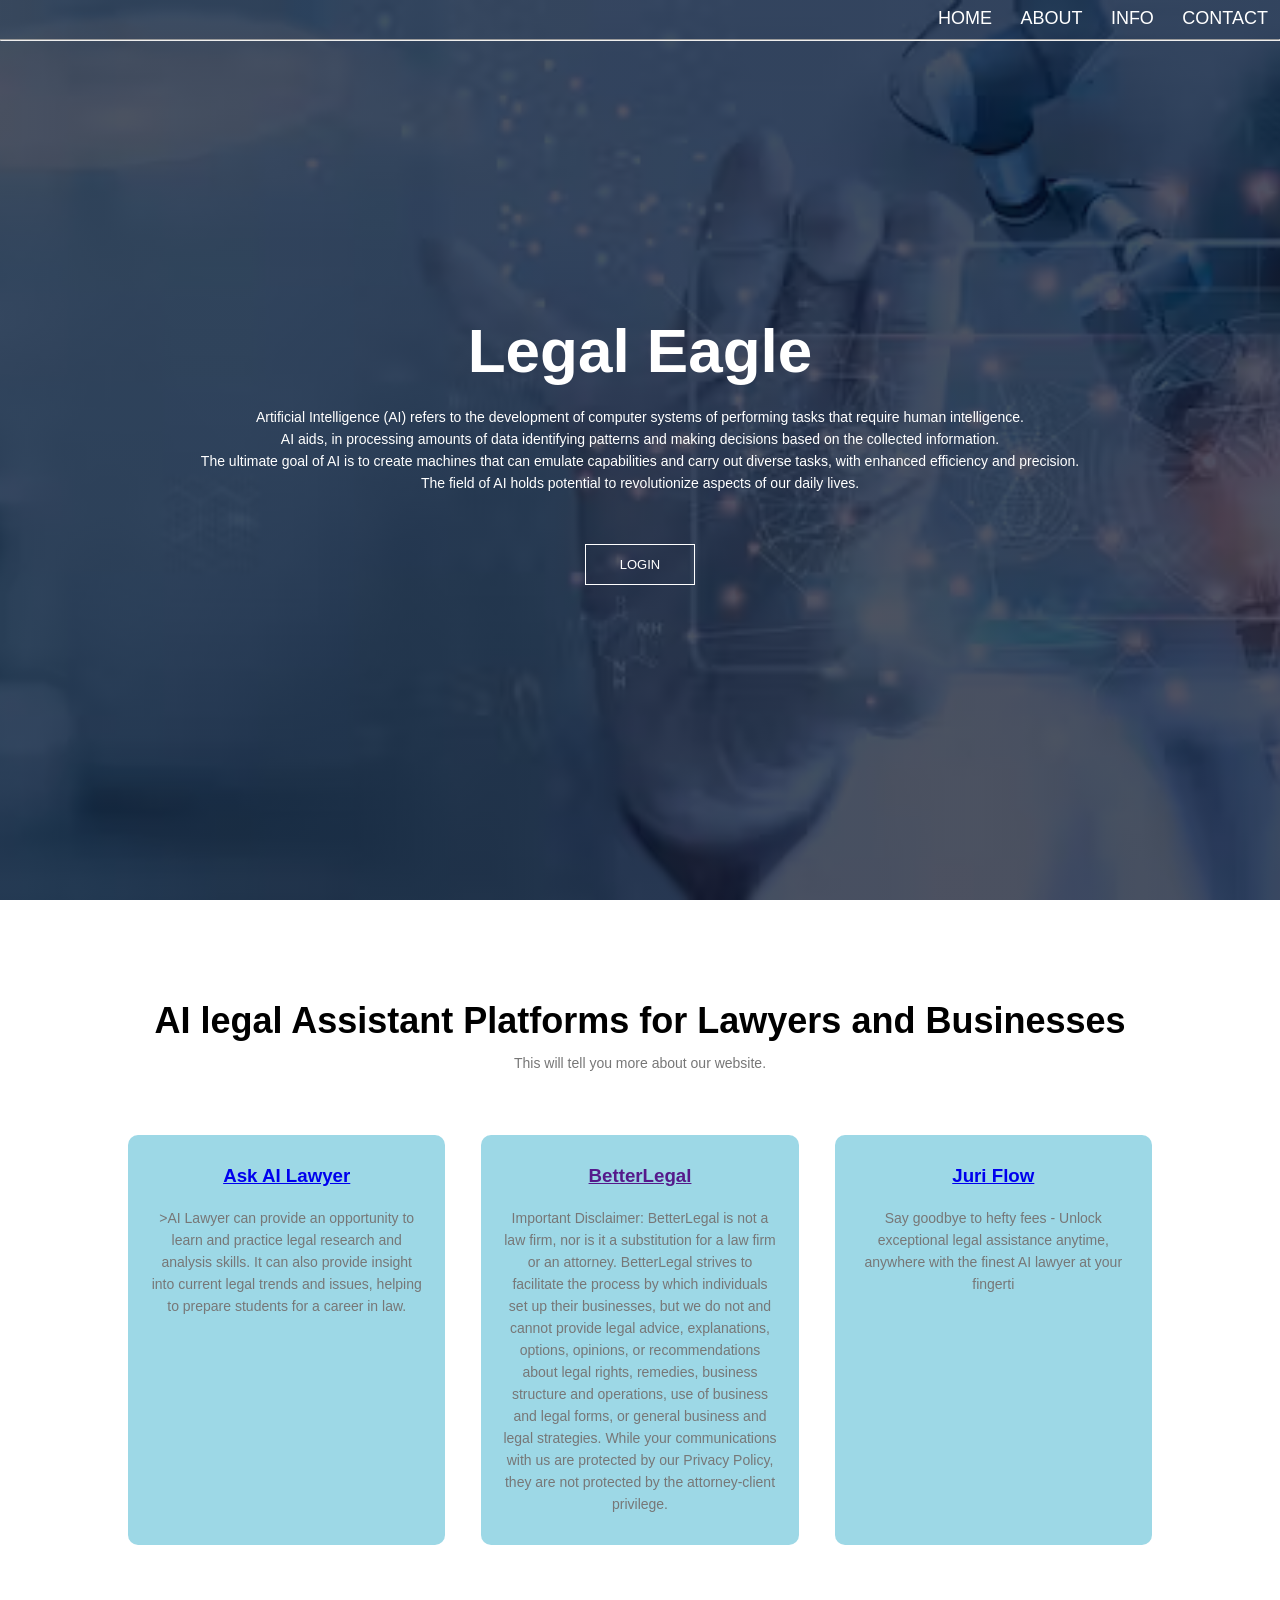
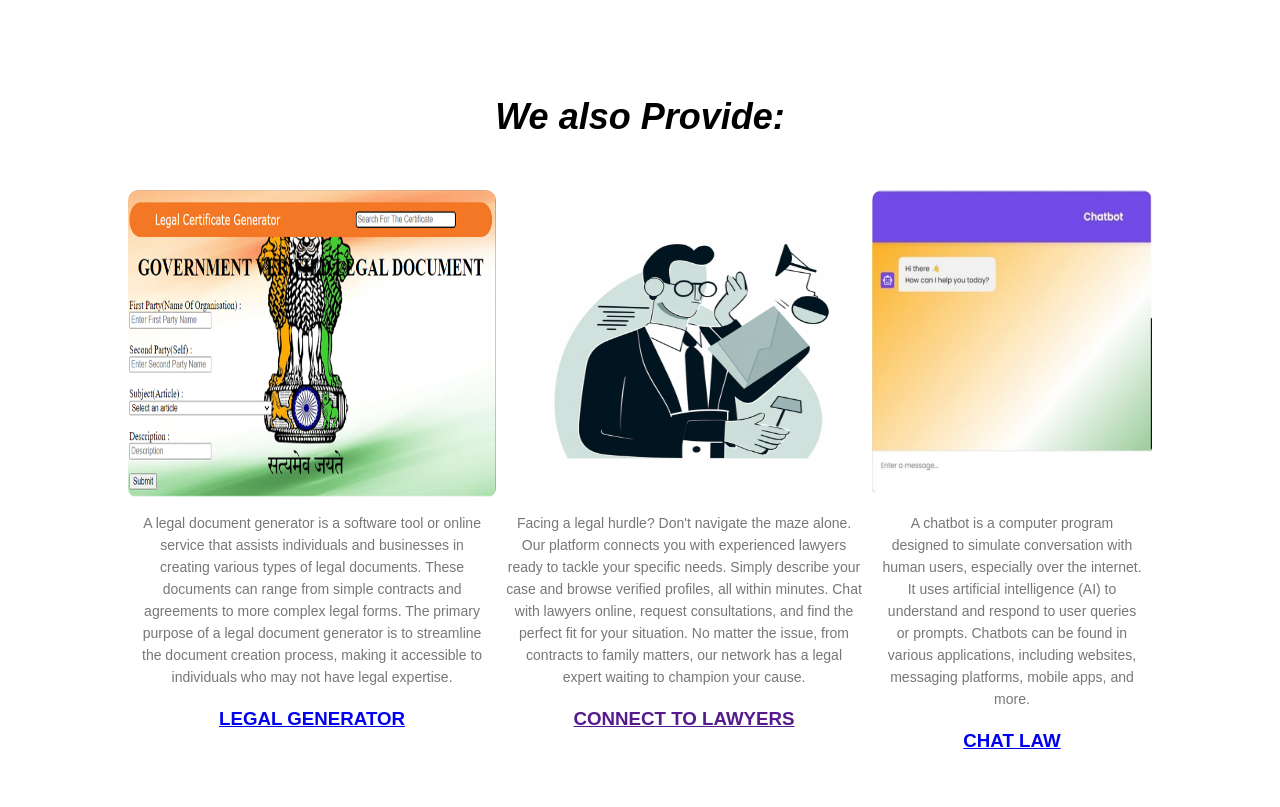
<file: index.html>
<!DOCTYPE html>
<html lang="en">
<head>
    <meta charset="UTF-8">
    <meta name="viewport" content="width=device-width, initial-scale=1.0">
    <title>Legal Eagle</title>
    <link rel="stylesheet" href="style2.css">
</head>
<body>
<section class="header">
    <nav>
        <!-- <a href="index.html"><img src="LElogo.png"></a> -->
        <div class="nav-links">
             <ul>
                <li><a href="">HOME</a></li>
                <li><a href="">ABOUT</a></li>
                <li><a href="">INFO</a></li>
                <li><a href="">CONTACT</a></li>
            </ul>
        </div>
    </nav>
    <hr>
    <div class="text-box">
        <h1>Legal Eagle</h1>
        <p>Artificial Intelligence (AI) refers to the development of computer systems of performing tasks
            that require human intelligence.<br> AI aids, in processing amounts of data identifying patterns and making 
            decisions based on the collected information.<br>
            The ultimate goal of AI is to create machines that can emulate capabilities and carry out diverse tasks,
             with enhanced efficiency and precision.<br> The field of AI holds potential to revolutionize aspects of our daily lives.
        </p>
        <a href="" class="hero-btn">LOGIN</a>
    </div>
    </section>
    <section class="course">
        <h1>AI legal Assistant Platforms for Lawyers and Businesses</h1>
        <p> This will tell you more about our website.</p>
        <div class="row">
            <div class="course-col">
                <a href="AskAILawyer.html"><h3>Ask AI Lawyer</h3></a>
                <p>>AI Lawyer can provide an opportunity to learn and practice legal research and analysis skills.
                     It can also provide insight into current legal trends and issues, helping to prepare students for a career
                      in law.</p>
            </div>
            <div class="course-col">
                <a href=""><h3>BetterLegal</h3></a>
                <p>Important Disclaimer: BetterLegal is not a law firm, nor is it a substitution for a law firm or an attorney.
                    BetterLegal strives to facilitate the process by which individuals set up their businesses, but we do not and cannot 
                    provide legal advice, explanations, options, opinions, or recommendations about legal rights, remedies, business structure and operations, use of business and legal forms, or general business and legal strategies. While your communications with us are protected by our Privacy Policy, 
                    they are not protected by the attorney-client privilege.</p>
            </div>
            <div class="course-col">
                <a href="JuriFlow.html"><h3>Juri Flow</h3></a>
                <p>Say goodbye to hefty fees - Unlock exceptional legal assistance anytime, 
                    anywhere with the finest AI lawyer at your fingerti</p>
            </div>
        </div>
    </section>
    <section class="testimonials">
        <h1><i>We also Provide:</i></h1>
        <div class="row">
            <div class="testimonial-col">
                <img src="LGimage.png">
                <p>A legal document generator is a software tool or online service that assists individuals and 
                    businesses in creating various types of legal documents. These documents can range from simple contracts
                     and agreements to more complex legal forms. The primary purpose of a legal document generator is to streamline
                      the document creation process, making it accessible to individuals who may not have legal expertise.</p>
                 <a href="LegalGenerator.html"><h3>LEGAL GENERATOR</h3></a>
            </div>
            <div class="testimonial-col">
                <img src="lawyer.webp">
                <p>Facing a legal hurdle? Don't navigate the maze alone. Our platform connects you with experienced lawyers 
                     ready to tackle your specific needs. Simply describe your case and browse verified profiles,
                     all within minutes. Chat with lawyers online, request consultations, and find the perfect fit for your 
                     situation. No matter the issue, from contracts to family matters, our network has a legal expert waiting to 
                     champion your cause.</p>
                 <a href=""><h3>CONNECT TO LAWYERS</h3></a>
            </div>
            <div class="testimonial-col">
                <img src="ChatLawImg.jpg">
                <p>A chatbot is a computer program designed to simulate conversation with human users,
                     especially over the internet. It uses artificial intelligence (AI) to understand and 
                     respond to user queries or prompts. Chatbots can be found in various applications, including websites, 
                     messaging platforms, mobile apps, and more.</p>
                 <a href="chatbot.html"><h3>CHAT LAW</h3></a>
            </div>
        </div>
    </section>
</body>
</html>
</file>
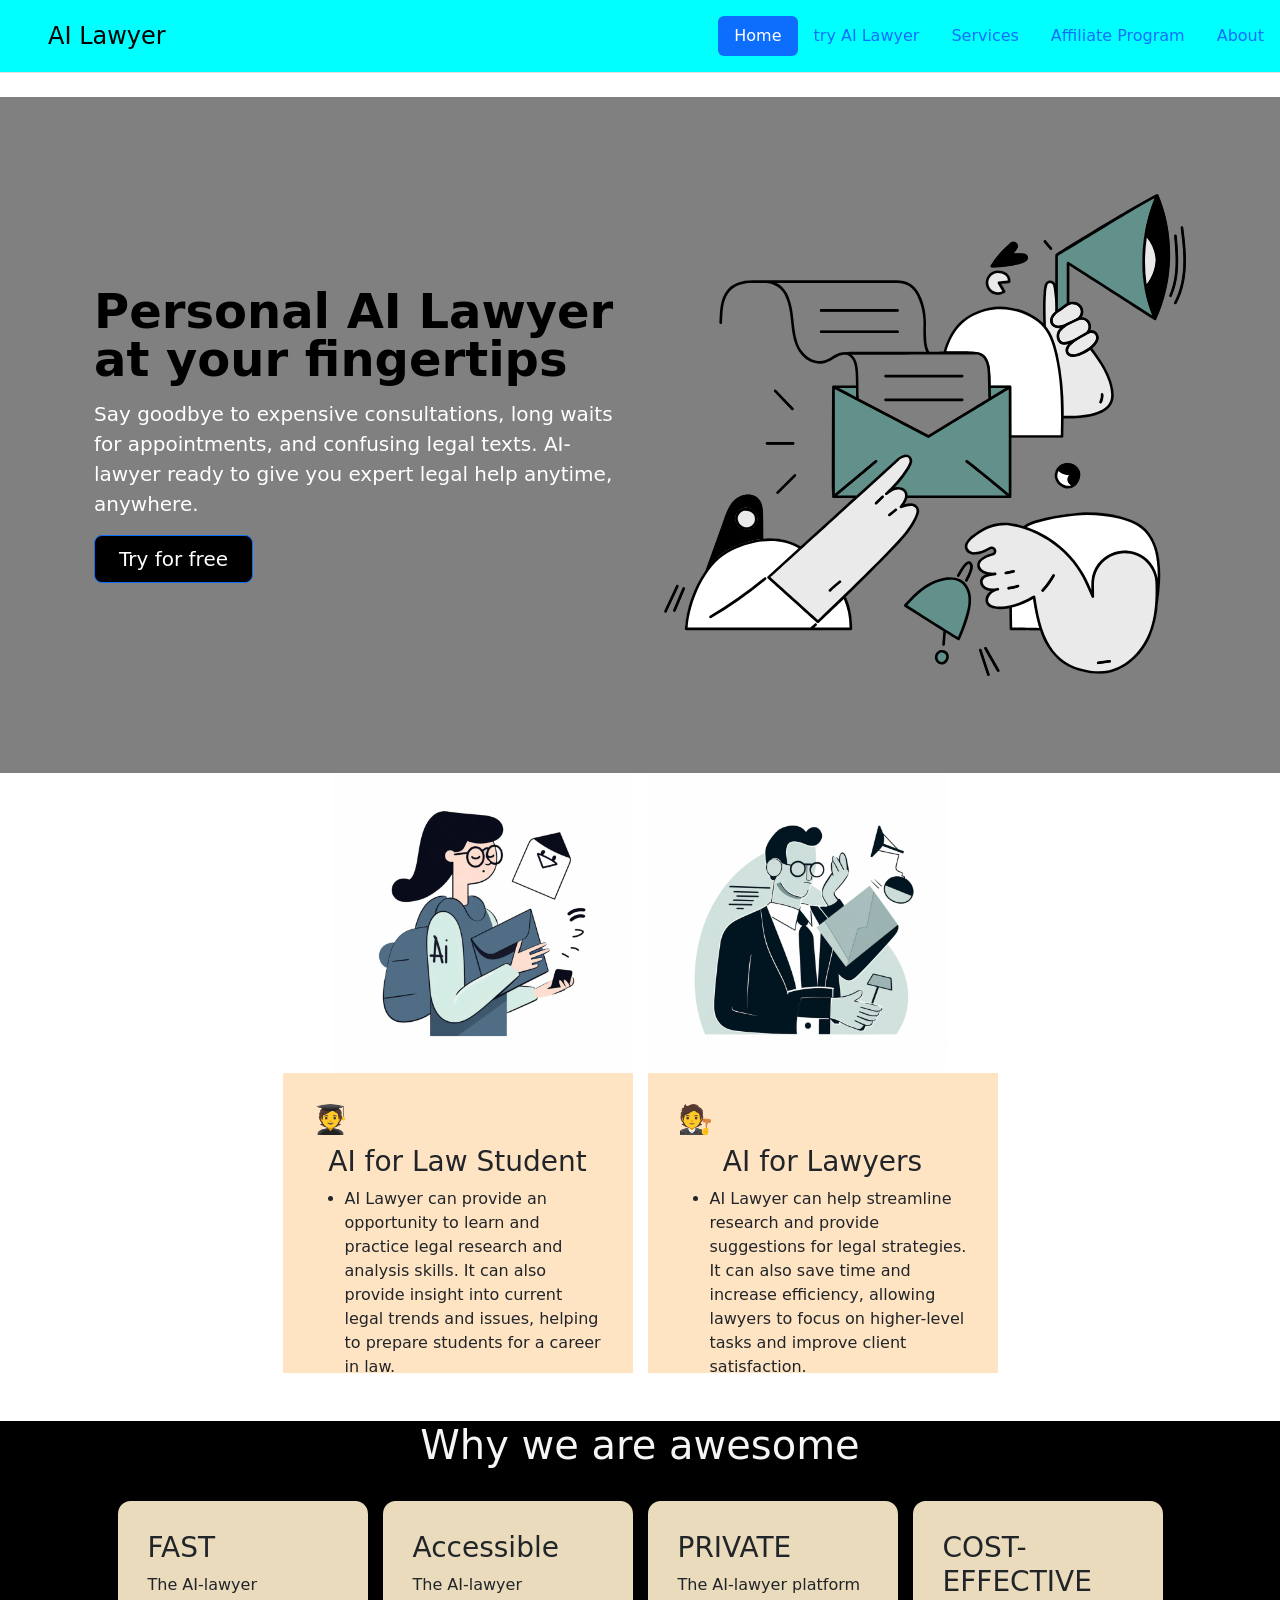
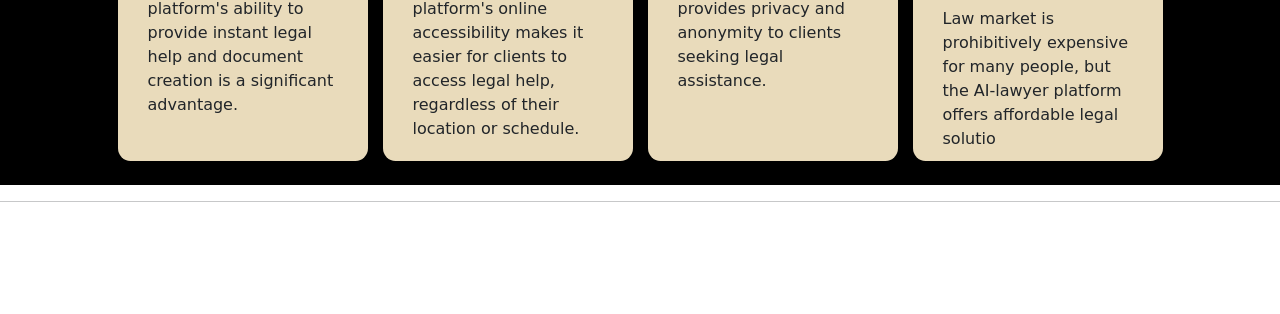
<file: AskAILawyer.html>
<!DOCTYPE html>
<html lang="en">
<head>
    <meta charset="UTF-8">
    <meta name="viewport" content="width=device-width, initial-scale=1.0">
    <title>Ask AI Lawyer</title>
</head>
<link href="https://cdn.jsdelivr.net/npm/bootstrap@5.3.1/dist/css/bootstrap.min.css" 
rel="stylesheet" integrity="sha384-4bw+/aepP/YC94hEpVNVgiZdgIC5+VKNBQNGCHeKRQN+PtmoHDEXuppvnDJzQIu9" crossorigin="anonymous">

<style>
    .lawyer{
        display: flex;
        justify-content: center;
        align-items: center;
        gap:15px;
        flex-wrap: wrap;
        flex:1;
        background-color: dark grey;
    }
.people{
    height:300px;
    width:350px;
    gap:25px;
    background-color: bisque;
    padding:30px;
}

.stu{
    height:260px;
    border-radius: 5%;
    width:250px;
    gap:25px;
    padding:30px;
    background-color:#e9dbbb ;
}

.ai{
  background-color: gray;
}
  .ai p{
    color:white;
  }
  .ai button{
    background-color: black;
  }
  .head{
    background-color: aqua;
  }



</style>
<body>
 
<div class="head">
    <header class="d-flex flex-wrap justify-content-center py-3 mb-4 border-bottom">
        <a href="/" class="d-flex align-items-center mb-3 mb-md-0 me-md-auto link-body-emphasis text-decoration-none">
          <svg class="bi me-2" width="40" height="32"><use xlink:href="#bootstrap"></use></svg>
          



          <span class="fs-4 ">AI Lawyer</span>
        </a>
  
        <ul class="nav nav-pills">
          <li class="nav-item"><a href="#" class="nav-link active" aria-current="page">Home</a></li>
          <li class="nav-item"><a href="#" class="nav-link">try AI Lawyer </a></li>
          <li class="nav-item"><a href="#" class="nav-link">Services</a></li>
          <li class="nav-item"><a href="#" class="nav-link">Affiliate Program</a></li>
          <li class="nav-item"><a href="#" class="nav-link">About</a></li>
        </ul>
      </header>
 </div> 


      <div class="ai">
      <div class="container col-xxl-8 px-4 py-5">
        <div class="row flex-lg-row-reverse align-items-center g-5 py-5">
          <div class="col-10 col-sm-8 col-lg-6">
            <img src="./Al lawyer.svg" class="d-block mx-lg-auto img-fluid" alt="Atificial intelligence" width="700" height="500" loading="lazy">
          </div>
          <div class="col-lg-6">
            <h1 class="display-5 fw-bold text-body-emphasis lh-1 mb-3">Personal AI Lawyer at your fingertips
            </h1>
            <p class="lead">
                Say goodbye to expensive consultations, long waits for appointments, and confusing legal texts. AI-lawyer ready to give you expert legal help anytime, anywhere.
            </p>
            <div class="d-grid gap-2 d-md-flex justify-content-md-start">
              <button type="button" class="btn btn-primary btn-lg px-4 me-md-2" fdprocessedid="w26km">
              Try for free
                </button>
            </div>
                <div>
            </div>
            
          </div>
        </div>
      </div>

     </div>

      
      <div class="lawyer">
        <div>
            <img src="./student.webp" style="height:300px;">
        </div>
        <div>
            <img src="./lawyer.webp" style="height:300px;">
        </div>
      </div>
      

      <div class="lawyer">
        <div class="people">
            <h3>🧑‍🎓</h3>
            <center>
     <h3>AI for Law Student</h3></center>
     
     <ul>
        <li>AI Lawyer can provide an opportunity to learn and practice legal research and analysis skills. It can also provide insight into current legal trends and issues, helping to prepare students for a career in law.
     </li>
    </ul>
     </div>
        <div class="people">
            <h3>🧑‍⚖️‍</h3>
            <center>
   <h3>AI for Lawyers</h3></center>
   
      <ul>
       <li> AI Lawyer can help streamline research and provide suggestions for legal strategies. It can also save time and increase efficiency, allowing lawyers to focus on higher-level tasks and improve client satisfaction.
      </li>
    </ul>
        </div>
      </div>

      <br>
      <br>

      <div  style="background-color: black;">
<center>
      <h1 style="color:whitesmoke;">Why we are awesome</h1></center>
      <br>
      <div class="lawyer">
        <div class="stu">
            <h3>FAST</h3>
         <p>The AI-lawyer platform's ability to provide instant legal help and document creation is a significant advantage. </p>   
        </div>
        <div  class="stu">
            <h3>Accessible</h3>
            <p>The AI-lawyer platform's online accessibility makes it easier for clients to access legal help, regardless of their location or schedule.</p>
        </div>
        <div  class="stu">
            <h3>PRIVATE</h3>
            <p>The AI-lawyer platform provides privacy and anonymity to clients seeking legal assistance.</p>
        </div>
        <div  class="stu">
            <h3>COST-EFFECTIVE</h3>
            <p>Law market is prohibitively expensive for many people, but the AI-lawyer platform offers affordable legal solutio</p>
        </div>
      </div>
    
     
     <br>
      </div> 
      <hr style="line-height: 2px;">

      <div class="container">
        <footer class="py-5">
          <div class="row">
          </div>
        </footer>
      </div>
</body>
</html>
</file>
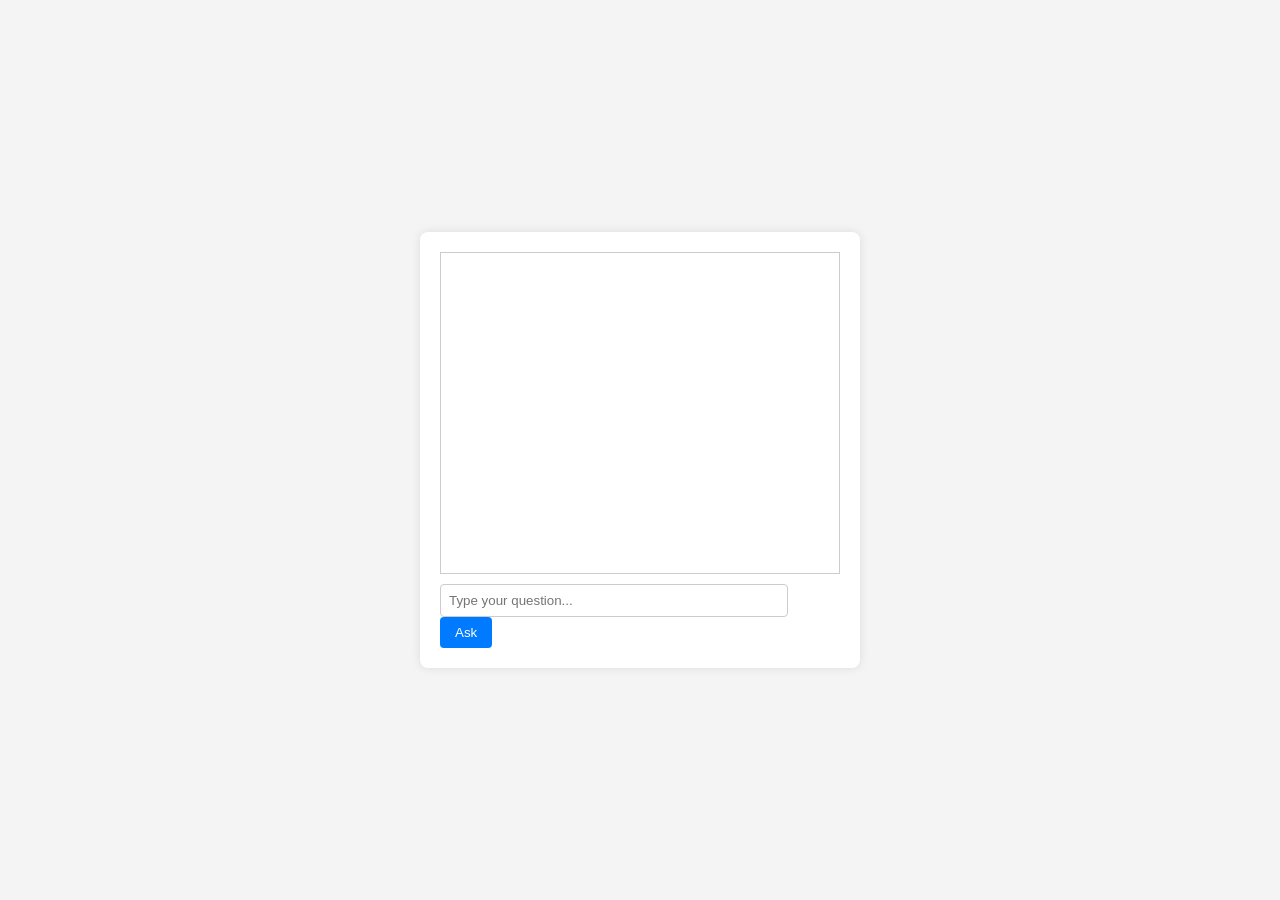
<file: chatbot.html>
<!DOCTYPE html>
<html lang="en">
<head>
  <meta charset="UTF-8">
  <title>Simple Chatbot</title>
  <link rel="stylesheet" href="chatbot.css">
</head>
<body>
  <div class="chat-container">
    <div class="chat-box" id="chat-box"></div>
    <input type="text" id="user-input" placeholder="Type your question...">
    <button onclick="askQuestion()">Ask</button>
  </div>

  <script src="chatbot.js"></script>
</body>
</html>
</file>
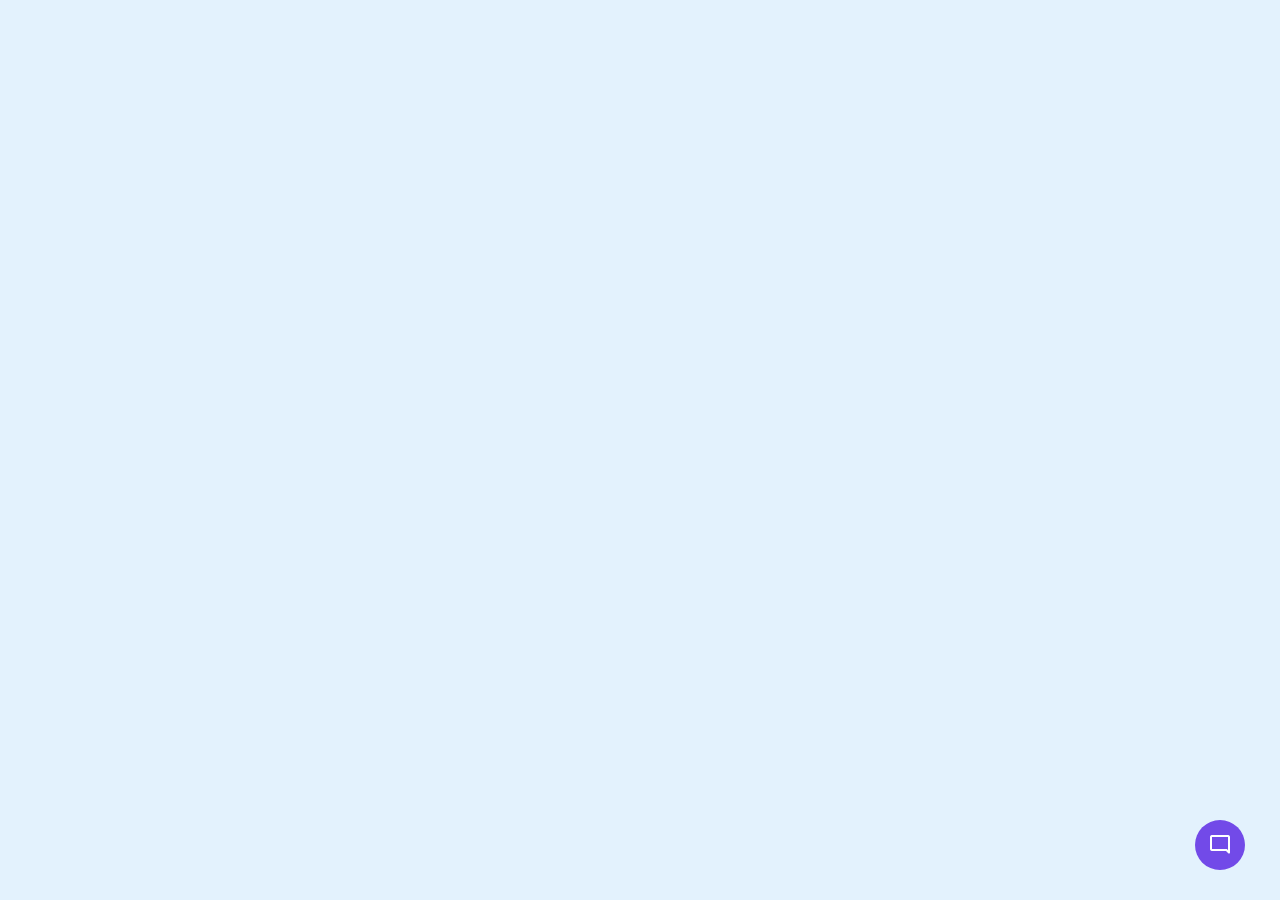
<file: chatbot2.html>
<!DOCTYPE html>
<html lang="en" dir="ltr">
  <head>
    <meta charset="utf-8">
    <title>Chatbot</title>
    <link rel="stylesheet" href="style.css">
    <meta name="viewport" content="width=device-width, initial-scale=1.0">
    <!-- Google Fonts Link For Icons -->
    <link rel="stylesheet" href="https://fonts.googleapis.com/css2?family=Material+Symbols+Outlined:opsz,wght,FILL,GRAD@48,400,0,0" />
    <link rel="stylesheet" href="https://fonts.googleapis.com/css2?family=Material+Symbols+Rounded:opsz,wght,FILL,GRAD@48,400,1,0" />
    <script src="script.js" defer></script>
  </head>
  <body>
    <button class="chatbot-toggler">
      <span class="material-symbols-rounded">mode_comment</span>
      <span class="material-symbols-outlined">close</span>
    </button>
    <div class="chatbot">
      <header>
        <h2>Welcome to ChatLaw</h2>
        <span class="close-btn material-symbols-outlined">close</span>
      </header>
      <ul class="chatbox">
        <li class="chat incoming">
          <span class="material-symbols-outlined">smart_toy</span>
          <p>Hi there 👋<br>How can I help you today?</p>
        </li>
      </ul>
      <div class="chat-input">
        <textarea placeholder="Enter a message..." spellcheck="false" required></textarea>
        <span id="send-btn" class="material-symbols-rounded">send</span>
      </div>
    </div>

  </body>
</html>
</file>
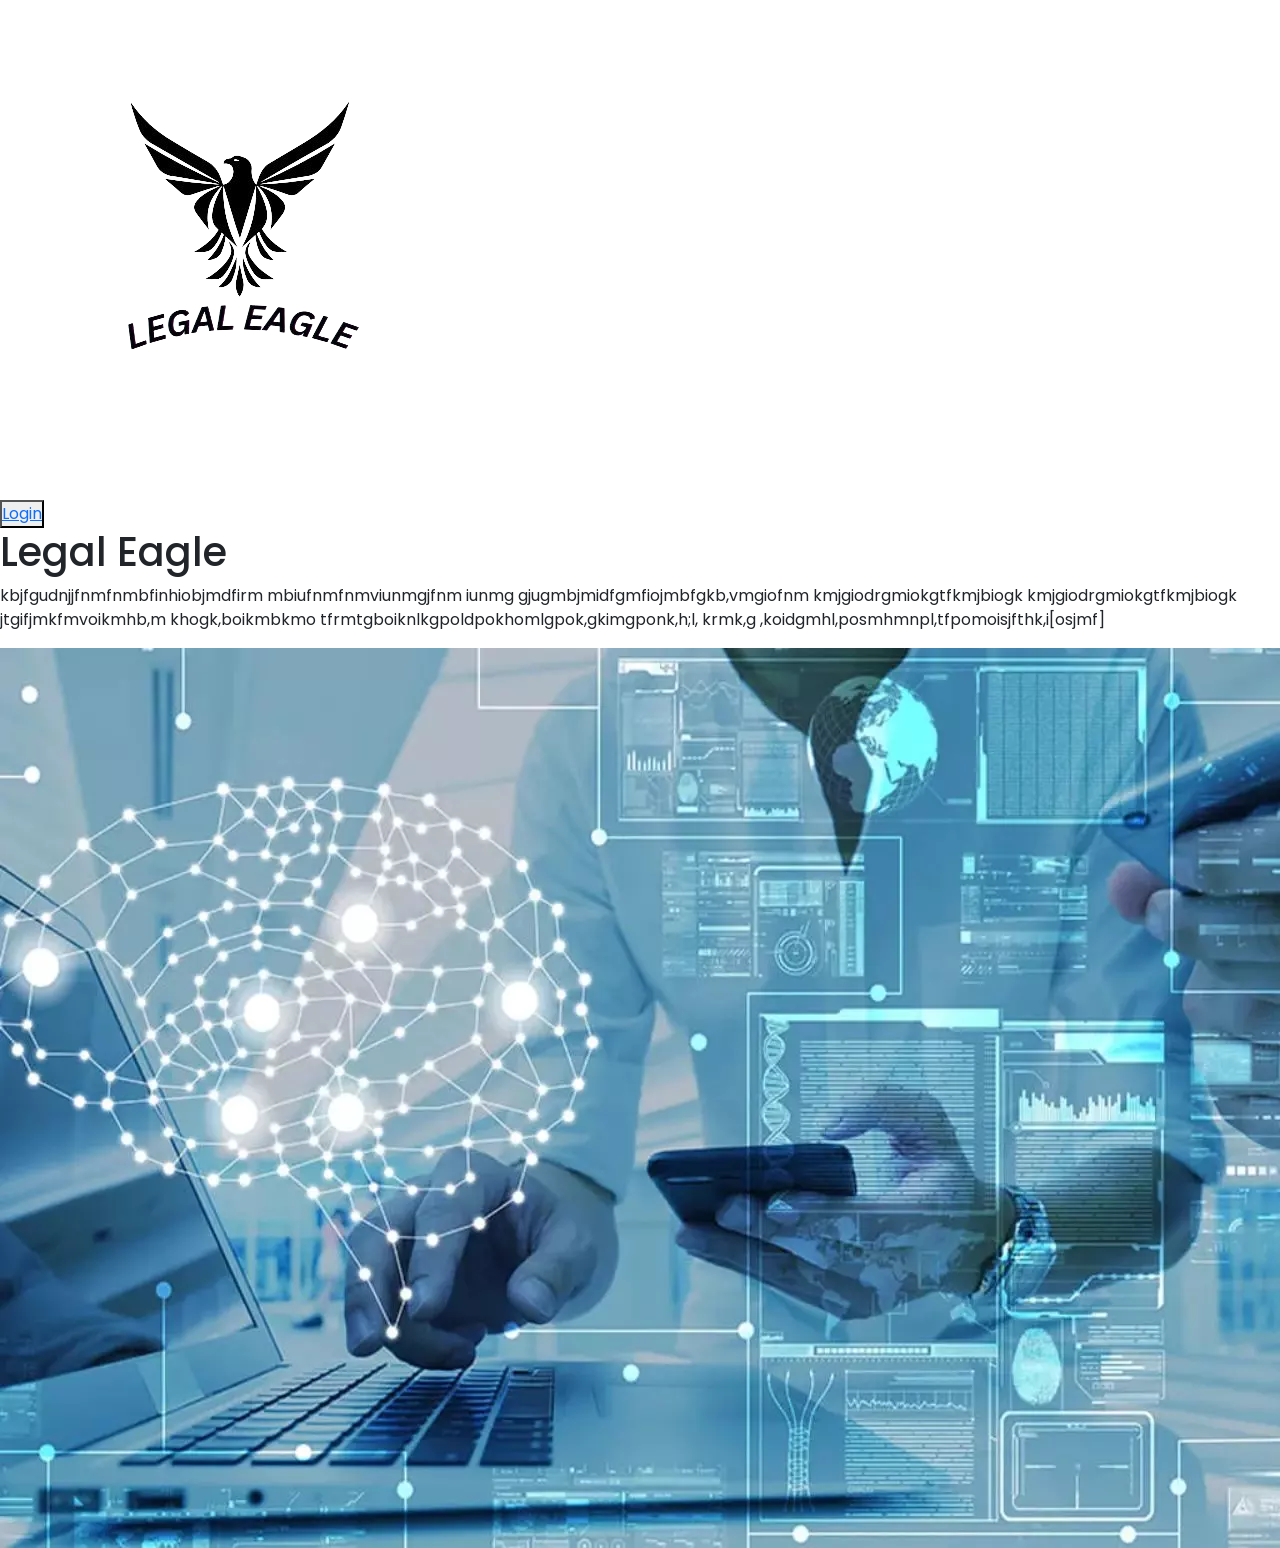
<file: LegalEagle.html>
<!DOCTYPE html>
<html lang="en">
<head>
    <meta charset="UTF-8">
    <meta name="viewport" content="width=device-width, initial-scale=1.0">
    <title>Main Page</title>
    <link rel="stylesheet" href="style.css">
    <!--Bootstrap CSS library-->
    <link href="https://cdn.jsdelivr.net/npm/bootstrap@5.3.0/dist/css/bootstrap.min.css" rel="stylesheet" integrity="sha384-9ndCyUaIbzAi2FUVXJi0CjmCapSmO7SnpJef0486qhLnuZ2cdeRhO02iuK6FUUVM" crossorigin="anonymous">
    <!--Bootstrap JS library-->
    <script src="https://cdn.jsdelivr.net/npm/bootstrap@5.3.0/dist/js/bootstrap.bundle.min.js" integrity="sha384-geWF76RCwLtnZ8qwWowPQNguL3RmwHVBC9FhGdlKrxdiJJigb/j/68SIy3Te4Bkz" crossorigin="anonymous"></script>
</head>
<body>
    <div class="main">
        <img src="LElogo.png" class="image"alt="">
    </div>
    <button class="login"><a href="./login.html">Login</a></button>
    <div class="heading">
        <h1>Legal Eagle</h1>
    </div>
    <main>
        <div class="content_left">
            <p>kbjfgudnjjfnmfnmbfinhiobjmdfirm mbiufnmfnmviunmgjfnm iunmg
            gjugmbjmidfgmfiojmbfgkb,vmgiofnm kmjgiodrgmiokgtfkmjbiogk kmjgiodrgmiokgtfkmjbiogk
            jtgifjmkfmvoikmhb,m khogk,boikmbkmo
            tfrmtgboiknlkgpoldpokhomlgpok,gkimgponk,h;l, krmk,g ,koidgmhl,posmhmnpl,tfpomoisjfthk,i[osjmf]
            </p>
        </div>
        <div class="content_right">
            <img src="AI.webp" class="image2" alt="">
        </div>
    </main>
</body>
</html>
</file>
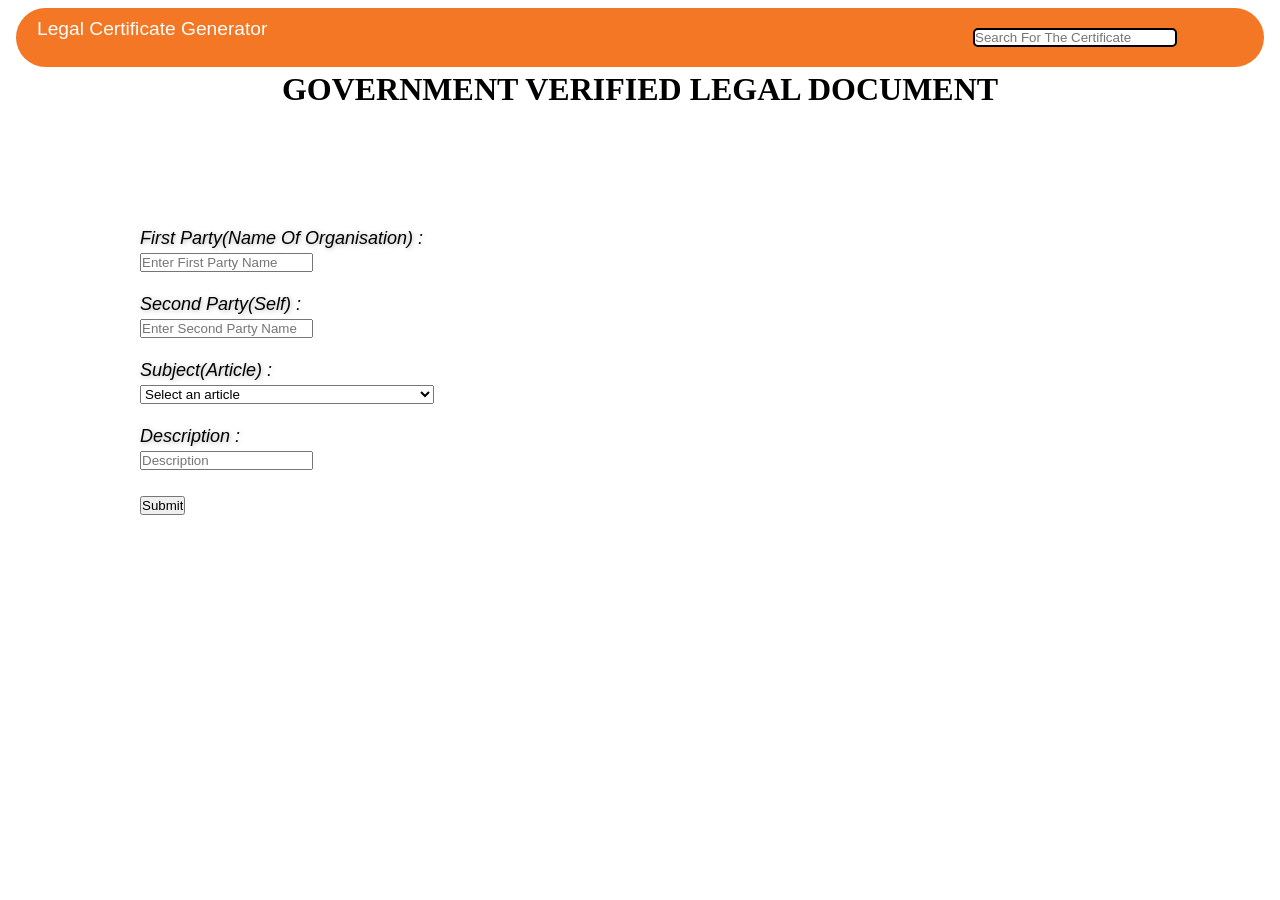
<file: LegalGenerator.html>
<!DOCTYPE html>
<!-- saved from url=(0042)http://127.0.0.1:5500/Doc%20Generator.html -->
<html lang="en"><head><meta http-equiv="Content-Type" content="text/html; charset=UTF-8">
    
    <meta name="viewport" content="width=device-width, initial-scale=1.0">
    <title>Legal Certificate Generator</title>
    <link rel="stylesheet" href="DocGenerator.css" type="text/css">
    <style>
      body{
        background-image: url("https://lifebeyondnumbers.b-cdn.net/wp-content/uploads/2019/01/National-Emblem-of-India.jpg");
        
        background-repeat: no-repeat;
        background-position: center;
        background-size: cover;
      
        
      }
      .navbar{
        background-color:rgb(243, 119, 36);
        border-radius: 30px;
      }
      .navbar ul{
        overflow: auto;
      }
      .navbar li{
        float:left;
        list-style: none;
        margin: 10px;
        
      }
      .navbar li a{
        padding: 3px 3px;
        text-decoration: none;
        color: white;
        font-size: larger;
        font-family: Verdana, Geneva, Tahoma, sans-serif;

      }
      .navbar li a:hover{
        color: aquamarine;

      }
      .Search{
        float: right;
        color: white;
        padding: 12px 75px;
      }
      .navbar input{
        border: 2px solid black;
        border-radius: 5px;
        width: 200px;

      }
      
    </style>
</head>
<body>
    <header>
        <nav class="navbar">
            <ul>
                <li>
                   <a>Legal Certificate Generator</a> 
                </li>
                <div class="Search">
                     <input type="text" name="Search" id="Search" placeholder="Search For The Certificate">
                </div>
            </ul>
        </nav>
    </header>
    <div class="main">
        <div class="">
           <h1 style="text-align: center;">GOVERNMENT VERIFIED LEGAL DOCUMENT</h1>
           <form id="register" method="post">
            <label>First Party(Name Of Organisation) : </label>
            <br>
            <input type="text" name="first party" id="fist party" placeholder="Enter First Party Name">
            <br><br>
            <label>Second Party(Self) : </label>
            <br>
            <input type="text" name="second party" id="second party" placeholder="Enter Second Party Name">
            <br><br>
            <label>Subject(Article) : </label>
            <br>
            <select name="Law">
                <option value="Law 1">Select an article</option>
                <option value="Law 2">Rental Agreement()12</option>
                <option value="Law 3">Incorporation Certificate(companies Act 2013)</option>
                <option value="Law 4">Affidavit(4)</option>
                <option value="Law 6">MSME Certificate(2006)</option>
                <option value="Law 7">Income Certificate</option>
                <option value="Law 8">ZED Certificate(MSME)</option>
                <option value="Law 9">Private Limited(companies act 2013)</option>
            </select>
            <br><br>
            <label>Description : </label>
            <br>
            <input type="text" name="description" id="description" placeholder="Description">
            <br><br>
            <input type="Submit" value="Submit" name="Submit" id="Submit">
           </form>
        </div>
    </div>
    
    
<!-- Code injected by live-server
<script>
	// <![CDATA[  <-- For SVG support
	if ('WebSocket' in window) {
		(function () {
			function refreshCSS() {
				var sheets = [].slice.call(document.getElementsByTagName("link"));
				var head = document.getElementsByTagName("head")[0];
				for (var i = 0; i < sheets.length; ++i) {
					var elem = sheets[i];
					var parent = elem.parentElement || head;
					parent.removeChild(elem);
					var rel = elem.rel;
					if (elem.href && typeof rel != "string" || rel.length == 0 || rel.toLowerCase() == "stylesheet") {
						var url = elem.href.replace(/(&|\?)_cacheOverride=\d+/, '');
						elem.href = url + (url.indexOf('?') >= 0 ? '&' : '?') + '_cacheOverride=' + (new Date().valueOf());
					}
					parent.appendChild(elem);
				}
			}
			var protocol = window.location.protocol === 'http:' ? 'ws://' : 'wss://';
			var address = protocol + window.location.host + window.location.pathname + '/ws';
			var socket = new WebSocket(address);
			socket.onmessage = function (msg) {
				if (msg.data == 'reload') window.location.reload();
				else if (msg.data == 'refreshcss') refreshCSS();
			};
			if (sessionStorage && !sessionStorage.getItem('IsThisFirstTime_Log_From_LiveServer')) {
				console.log('Live reload enabled.');
				sessionStorage.setItem('IsThisFirstTime_Log_From_LiveServer', true);
			}
		})();
	}
	else {
		console.error('Upgrade your browser. This Browser is NOT supported WebSocket for Live-Reloading.');
	}
</script> -->

</body>
</html>
</file>
<file: style2.css>
*{
    margin: 0;
    padding: 0;
    font-family: 'Poppins', sans-serif;
}
.header{
    min-height: 100vh;
    width: 100%;
    background-image:linear-gradient(rgba(4,9,30,0.7),rgba(4,9,30,0.7)),url(AIBackground.avif);
    background-size: cover;
    background-position: center;
    position: relative;
}
.nav{
    display: flex;
    padding: 2% 6% ;
    justify-content: space-between;
    align-items: center;
}
nav img{
    width: 150px;

}
.nav-links{
    flex: 1;
    text-align: right;
}
.nav-links ul li{
    list-style: none;
    display: inline-block;
    padding: 8px 12px;
    position: relative;
}
.nav-links ul li a{
    color: white;
    text-decoration: none;
    font-size: 18px;
}
.nav-links ul li::after{
    content: '';
    width: 0%;
    height: 2px;
    background: #f44336;
    display: block;
    margin: auto;
}
.nav-links ul li:hover::after{
    width: 100%;
}
.text-box{
    width: 90%;
    color: white;
    position: absolute;
    top: 50%;
    left: 50%;
    transform: translate(-50%, -50%);
    text-align: center;
}
.text-box h1{
    font-size: 62px;
}
.text-box p{
    margin: 10px 0 40px;
    font-size: 14px;
    color: white;
}
.hero-btn{
    display: inline-block;
    text-decoration: none;
    color: white;
    border: 1px solid #fff;
    padding: 12px 34px;
    font-size: 13px;
    background: transparent;
    position: relative;
    cursor: pointer;
}
.hero-btn:hover{
    border: 1px solid #f44336;
    background: #f44336;
    transition: 1s;
}

.course{
    width: 80%;
    margin: auto;
    text-align: center;
    padding-top: 100px;
}
h1{
    font-size: 36px;
    font-weight: 600;
}
p{
    color: #777;
    font-size: 14px;
    font-weight: 300;
    line-height: 22px;
    padding: 10px;

}
.row{
    margin-top: 5%;
    display: flex;
    justify-content: space-between;
}
.course-col{
    flex-basis:31%;
    background: #9dd8e6fe;
    border-radius: 10px;
    margin-bottom: 5%;
    padding: 20px 12px;
    box-sizing: border-box;
    transition: 0.5s;
}
h3{
    text-align: center;
    font-weight: 600;
    margin: 10px 0;
}
.course-col:hover{
    box-shadow: 0 0 20px 0px rgba(0,0,0,0.2);
}
.testimonials{
    width: 80%;
    margin: auto;
    padding-top: 100px;
    text-align: center;
}
/* .testimonial-col{
    flex-basis: 44%;
    border-radius: 10px;
    margin-bottom: 5%;
    text-align: left;
    background: #fff3f3;
    padding: 25px;
    cursor: pointer;
    display: flex; */
.testimonial-col img{
    width: 100%;
    border-radius: 10px;
    height: 50%;
}
</file>
<file: chatbot.css>
body {
    font-family: Arial, sans-serif;
    margin: 0;
    padding: 0;
    display: flex;
    justify-content: center;
    align-items: center;
    height: 100vh;
    background-color: #f4f4f4;
  }
  
  .chat-container {
    width: 400px;
    background-color: #fff;
    border-radius: 8px;
    box-shadow: 0 0 10px rgba(0, 0, 0, 0.1);
    padding: 20px;
  }
  
  .chat-box {
    height: 300px;
    overflow-y: scroll;
    border: 1px solid #ccc;
    padding: 10px;
    margin-bottom: 10px;
  }
  
  input[type="text"] {
    width: calc(100% - 70px);
    padding: 8px;
    margin-right: 10px;
    border-radius: 4px;
    border: 1px solid #ccc;
  }
  
  button {
    padding: 8px 15px;
    border: none;
    background-color: #007bff;
    color: #fff;
    border-radius: 4px;
    cursor: pointer;
  }
  
  button:hover {
    background-color: #0056b3;
  }
</file>
<file: style.css>
@import url('https://fonts.googleapis.com/css2?family=Poppins:wght@400;500;600&display=swap');
* {
  margin: 0;
  padding: 0;
  box-sizing: border-box;
  font-family: "Poppins", sans-serif;
}
body {
  background: #E3F2FD;
}
.chatbot-toggler {
  position: fixed;
  bottom: 30px;
  right: 35px;
  outline: none;
  border: none;
  height: 50px;
  width: 50px;
  display: flex;
  cursor: pointer;
  align-items: center;
  justify-content: center;
  border-radius: 50%;
  background: #724ae8;
  transition: all 0.2s ease;
}
body.show-chatbot .chatbot-toggler {
  transform: rotate(90deg);
}
.chatbot-toggler span {
  color: #fff;
  position: absolute;
}
.chatbot-toggler span:last-child,
body.show-chatbot .chatbot-toggler span:first-child  {
  opacity: 0;
}
body.show-chatbot .chatbot-toggler span:last-child {
  opacity: 1;
}
.chatbot {
  position: fixed;
  right: 35px;
  bottom: 90px;
  width: 420px;
  background: #fff;
  border-radius: 15px;
  overflow: hidden;
  opacity: 0;
  pointer-events: none;
  transform: scale(0.5);
  transform-origin: bottom right;
  box-shadow: 0 0 128px 0 rgba(0,0,0,0.1),
              0 32px 64px -48px rgba(0,0,0,0.5);
  transition: all 0.1s ease;
}
body.show-chatbot .chatbot {
  opacity: 1;
  pointer-events: auto;
  transform: scale(1);
}
.chatbot header {
  padding: 16px 0;
  position: relative;
  text-align: center;
  color: #fff;
  background: #724ae8;
  box-shadow: 0 2px 10px rgba(0,0,0,0.1);
}
.chatbot header span {
  position: absolute;
  right: 15px;
  top: 50%;
  display: none;
  cursor: pointer;
  transform: translateY(-50%);
}
header h2 {
  font-size: 1.4rem;
}
.chatbot .chatbox {
  overflow-y: auto;
  height: 510px;
  padding: 30px 20px 100px;
}
.chatbot :where(.chatbox, textarea)::-webkit-scrollbar {
  width: 6px;
}
.chatbot :where(.chatbox, textarea)::-webkit-scrollbar-track {
  background: #fff;
  border-radius: 25px;
}
.chatbot :where(.chatbox, textarea)::-webkit-scrollbar-thumb {
  background: #ccc;
  border-radius: 25px;
}
.chatbox .chat {
  display: flex;
  list-style: none;
}
.chatbox .outgoing {
  margin: 20px 0;
  justify-content: flex-end;
}
.chatbox .incoming span {
  width: 32px;
  height: 32px;
  color: #fff;
  cursor: default;
  text-align: center;
  line-height: 32px;
  align-self: flex-end;
  background: #724ae8;
  border-radius: 4px;
  margin: 0 10px 7px 0;
}
.chatbox .chat p {
  white-space: pre-wrap;
  padding: 12px 16px;
  border-radius: 10px 10px 0 10px;
  max-width: 75%;
  color: #fff;
  font-size: 0.95rem;
  background: #724ae8;
}
.chatbox .incoming p {
  border-radius: 10px 10px 10px 0;
}
.chatbox .chat p.error {
  color: #721c24;
  background: #f8d7da;
}
.chatbox .incoming p {
  color: #000;
  background: #f2f2f2;
}
.chatbot .chat-input {
  display: flex;
  gap: 5px;
  position: absolute;
  bottom: 0;
  width: 100%;
  background: #fff;
  padding: 3px 20px;
  border-top: 1px solid #ddd;
}
.chat-input textarea {
  height: 55px;
  width: 100%;
  border: none;
  outline: none;
  resize: none;
  max-height: 180px;
  padding: 15px 15px 15px 0;
  font-size: 0.95rem;
}
.chat-input span {
  align-self: flex-end;
  color: #724ae8;
  cursor: pointer;
  height: 55px;
  display: flex;
  align-items: center;
  visibility: hidden;
  font-size: 1.35rem;
}
.chat-input textarea:valid ~ span {
  visibility: visible;
}
@media (max-width: 490px) {
  .chatbot-toggler {
    right: 20px;
    bottom: 20px;
  }
  .chatbot {
    right: 0;
    bottom: 0;
    height: 100%;
    border-radius: 0;
    width: 100%;
  }
  .chatbot .chatbox {
    height: 90%;
    padding: 25px 15px 100px;
  }
  .chatbot .chat-input {
    padding: 5px 15px;
  }
  .chatbot header span {
    display: block;
  }
}
</file>
<file: DocGenerator.css>
*{
    margin: 4px;
    padding: 0px;

}



h2{
    text-align: right;
    padding: 30px;
    font-family: sans-serif;
}
div.register{
    background-color:rgba(0,0,0,0.5);
    width: 100%;
    font-size: 18px;
    border-radius: 10px;
    border: 1px solid rgba(255,255,255,0.3);
    
    color: #fff;
}
form#register{
    margin: 120px;


}
label{
    font-family: sans-serif;
    font-size: 18px;
    font-style: italic;
}
input#name{
    width: 150px;
    border: 1px solid #ddd;
    border-radius: 3px;
    outline: 0;
    padding: 7px;
    background-color: #fff;
   
}
input#submit{
    width: 200px;
    padding: 7px;
    font-size: 16px;
    font-family: sans-serif;
    border: none;
    border-radius: 3px;
    background-color: rgba(247, 105, 10, 0.8);
    color: #fff;
    cursor: pointer;
    border: 1px solid rgba(146, 106, 106, 0.3);
    
    margin-bottom: 20px;

}
label,span,h2{
    text-shadow: 1px 1px 5px rgba(0,0,0,0.3);
}
</file>
